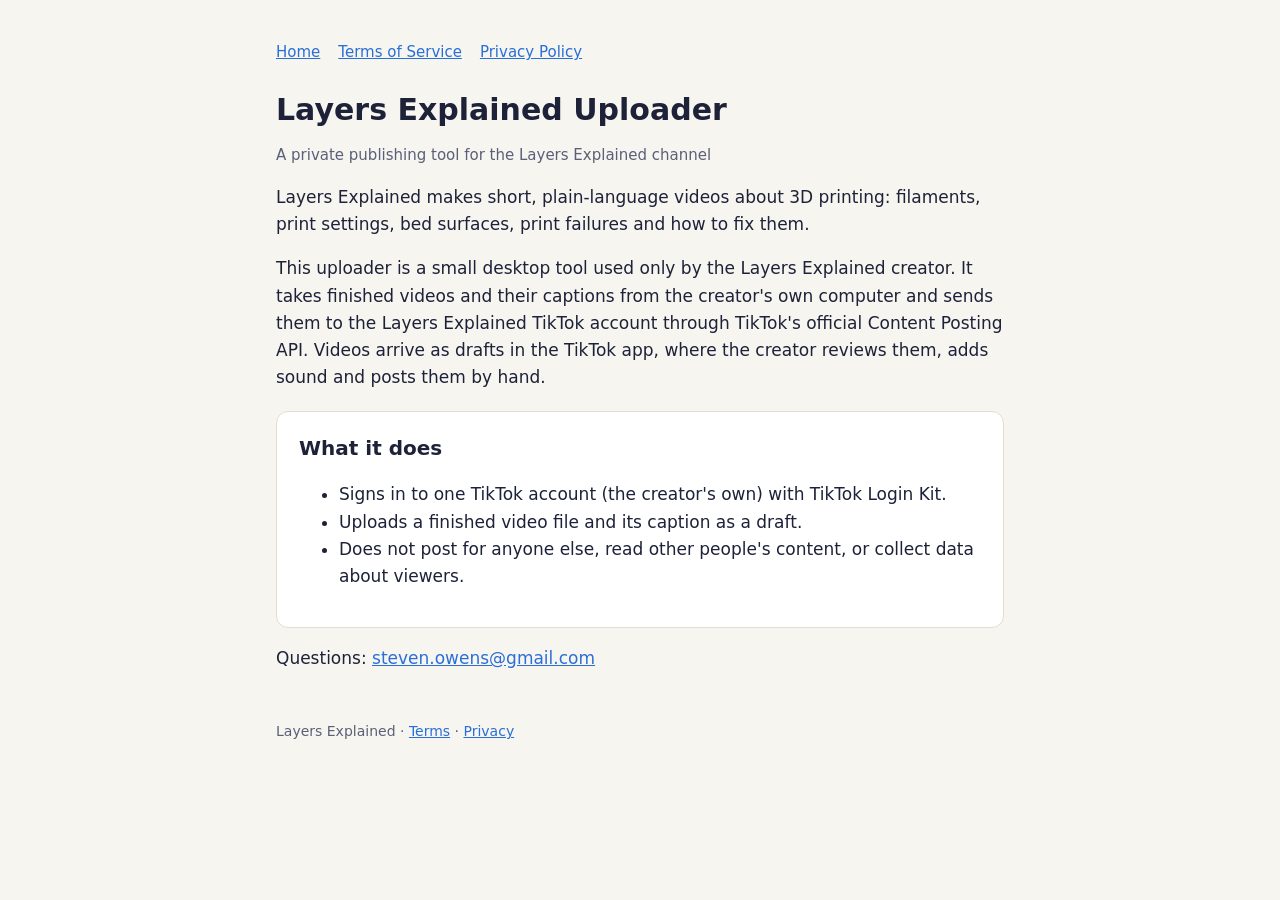
<file: index.html>
<!doctype html>
<html lang="en">
<head>
<meta charset="utf-8">
<meta name="viewport" content="width=device-width, initial-scale=1">
<title>Layers Explained Uploader</title>
<meta name="description" content="A private desktop tool that uploads Layers Explained videos to the channel's own TikTok account.">
<link rel="stylesheet" href="style.css">
</head>
<body>
<main>
<nav><a href="./">Home</a><a href="terms.html">Terms of Service</a><a href="privacy.html">Privacy Policy</a></nav>
<h1>Layers Explained Uploader</h1>
<p class="muted">A private publishing tool for the Layers Explained channel</p>

<p>Layers Explained makes short, plain-language videos about 3D printing: filaments, print settings, bed surfaces, print failures and how to fix them.</p>

<p>This uploader is a small desktop tool used only by the Layers Explained creator. It takes finished videos and their captions from the creator's own computer and sends them to the Layers Explained TikTok account through TikTok's official Content Posting API. Videos arrive as drafts in the TikTok app, where the creator reviews them, adds sound and posts them by hand.</p>

<div class="card">
<h2 style="margin-top:0">What it does</h2>
<ul>
<li>Signs in to one TikTok account (the creator's own) with TikTok Login Kit.</li>
<li>Uploads a finished video file and its caption as a draft.</li>
<li>Does not post for anyone else, read other people's content, or collect data about viewers.</li>
</ul>
</div>

<p>Questions: <a href="mailto:steven.owens@gmail.com">steven.owens@gmail.com</a></p>

<footer>Layers Explained · <a href="terms.html">Terms</a> · <a href="privacy.html">Privacy</a></footer>
</main>
</body>
</html>
</file>
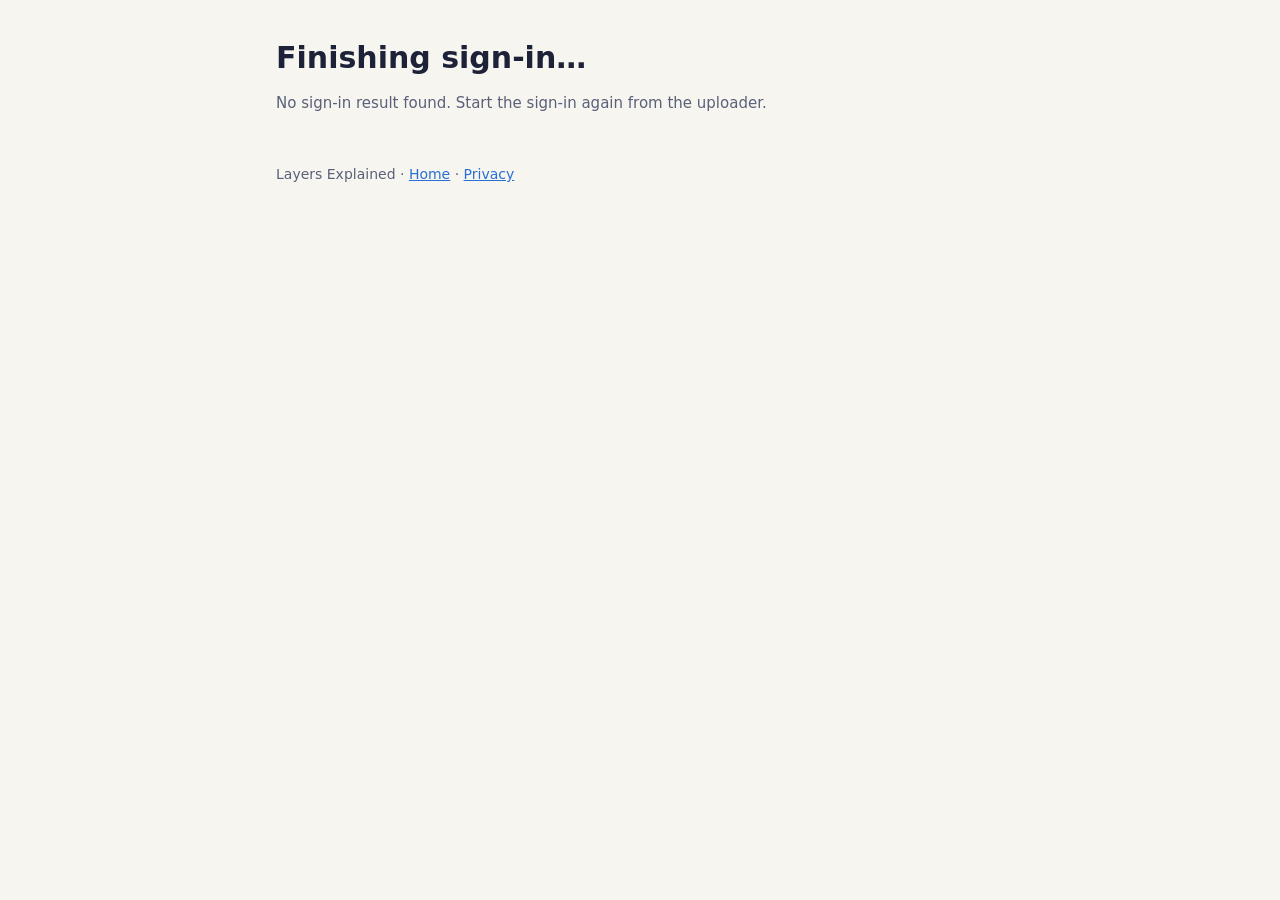
<file: callback.html>
<!doctype html>
<html lang="en">
<head>
<meta charset="utf-8">
<meta name="viewport" content="width=device-width, initial-scale=1">
<title>Uploader Sign-in</title>
<meta name="description" content="Finishes TikTok sign-in for the Layers Explained Uploader.">
<link rel="stylesheet" href="style.css">
</head>
<body>
<main>
<h1>Finishing sign-in…</h1>
<p id="msg" class="muted">Handing you back to the Layers Explained Uploader on this computer.</p>
<script>
// TikTok sends the sign-in result here. The uploader is waiting on this same computer at
// http://127.0.0.1:8765/callback, so pass the result straight to it. Nothing is stored on this page.
(function () {
  var q = window.location.search || '';
  var p = new URLSearchParams(q);
  if (!p.get('code') && !p.get('error')) {
    document.getElementById('msg').textContent = 'No sign-in result found. Start the sign-in again from the uploader.';
    return;
  }
  window.location.replace('http://127.0.0.1:8765/callback' + q);
})();
</script>
<footer>Layers Explained · <a href="./">Home</a> · <a href="privacy.html">Privacy</a></footer>
</main>
</body>
</html>
</file>
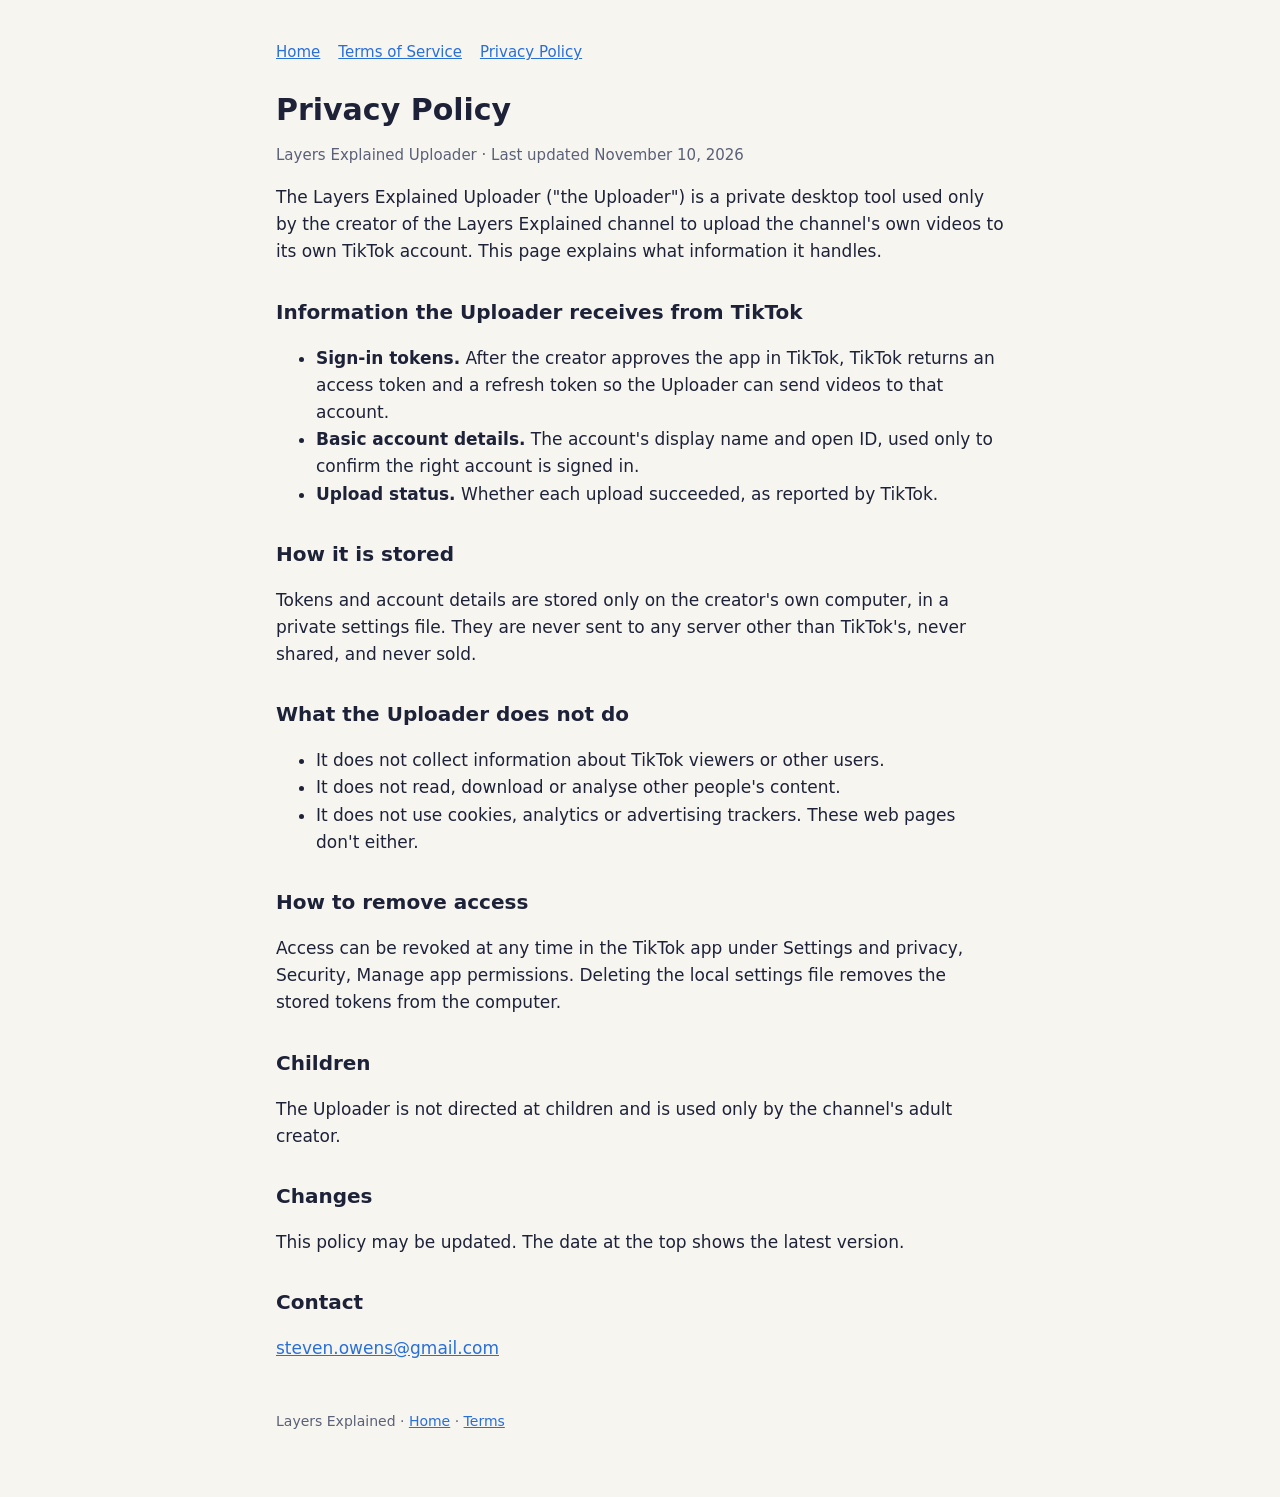
<file: privacy.html>
<!doctype html>
<html lang="en">
<head>
<meta charset="utf-8">
<meta name="viewport" content="width=device-width, initial-scale=1">
<title>Uploader Privacy Policy</title>
<meta name="description" content="Privacy Policy for the Layers Explained Uploader.">
<link rel="stylesheet" href="style.css">
</head>
<body>
<main>
<nav><a href="./">Home</a><a href="terms.html">Terms of Service</a><a href="privacy.html">Privacy Policy</a></nav>
<h1>Privacy Policy</h1>
<p class="muted">Layers Explained Uploader · Last updated November 10, 2026</p>

<p>The Layers Explained Uploader ("the Uploader") is a private desktop tool used only by the creator of the Layers Explained channel to upload the channel's own videos to its own TikTok account. This page explains what information it handles.</p>

<h2>Information the Uploader receives from TikTok</h2>
<ul>
<li><strong>Sign-in tokens.</strong> After the creator approves the app in TikTok, TikTok returns an access token and a refresh token so the Uploader can send videos to that account.</li>
<li><strong>Basic account details.</strong> The account's display name and open ID, used only to confirm the right account is signed in.</li>
<li><strong>Upload status.</strong> Whether each upload succeeded, as reported by TikTok.</li>
</ul>

<h2>How it is stored</h2>
<p>Tokens and account details are stored only on the creator's own computer, in a private settings file. They are never sent to any server other than TikTok's, never shared, and never sold.</p>

<h2>What the Uploader does not do</h2>
<ul>
<li>It does not collect information about TikTok viewers or other users.</li>
<li>It does not read, download or analyse other people's content.</li>
<li>It does not use cookies, analytics or advertising trackers. These web pages don't either.</li>
</ul>

<h2>How to remove access</h2>
<p>Access can be revoked at any time in the TikTok app under Settings and privacy, Security, Manage app permissions. Deleting the local settings file removes the stored tokens from the computer.</p>

<h2>Children</h2>
<p>The Uploader is not directed at children and is used only by the channel's adult creator.</p>

<h2>Changes</h2>
<p>This policy may be updated. The date at the top shows the latest version.</p>

<h2>Contact</h2>
<p><a href="mailto:steven.owens@gmail.com">steven.owens@gmail.com</a></p>

<footer>Layers Explained · <a href="./">Home</a> · <a href="terms.html">Terms</a></footer>
</main>
</body>
</html>
</file>
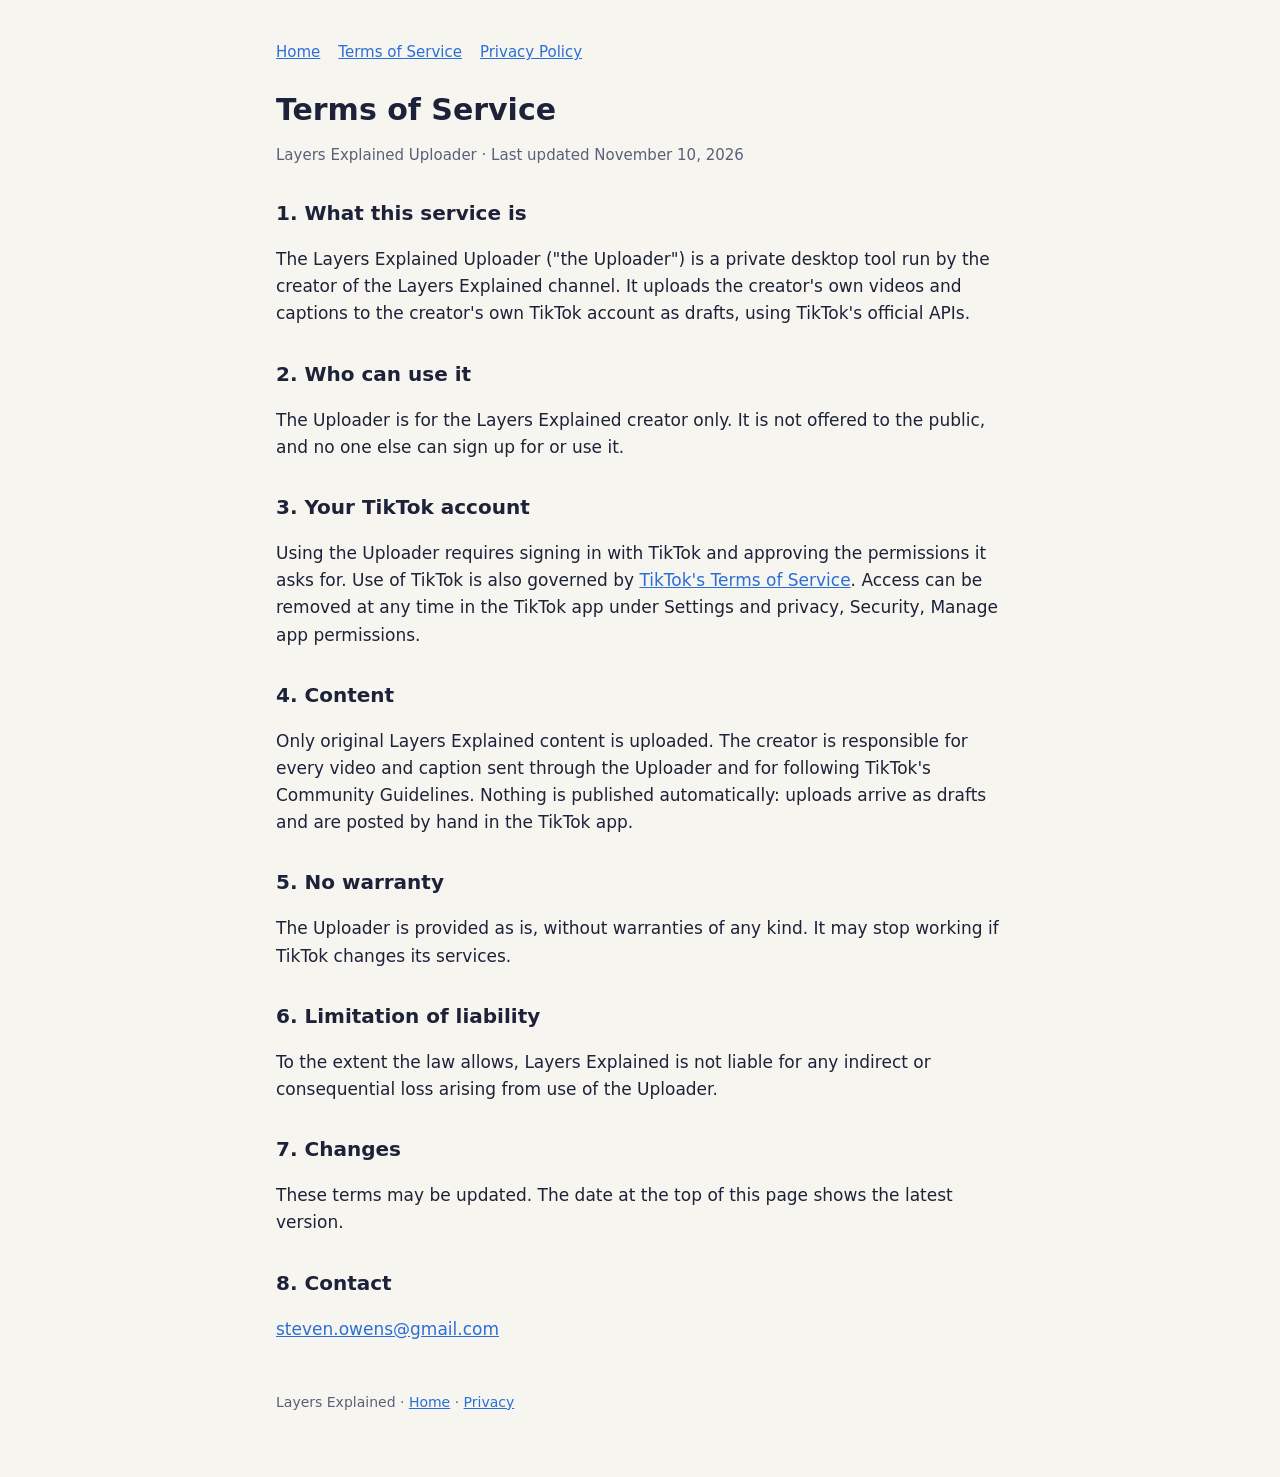
<file: terms.html>
<!doctype html>
<html lang="en">
<head>
<meta charset="utf-8">
<meta name="viewport" content="width=device-width, initial-scale=1">
<title>Uploader Terms of Service</title>
<meta name="description" content="Terms of Service for the Layers Explained Uploader.">
<link rel="stylesheet" href="style.css">
</head>
<body>
<main>
<nav><a href="./">Home</a><a href="terms.html">Terms of Service</a><a href="privacy.html">Privacy Policy</a></nav>
<h1>Terms of Service</h1>
<p class="muted">Layers Explained Uploader · Last updated November 10, 2026</p>

<h2>1. What this service is</h2>
<p>The Layers Explained Uploader ("the Uploader") is a private desktop tool run by the creator of the Layers Explained channel. It uploads the creator's own videos and captions to the creator's own TikTok account as drafts, using TikTok's official APIs.</p>

<h2>2. Who can use it</h2>
<p>The Uploader is for the Layers Explained creator only. It is not offered to the public, and no one else can sign up for or use it.</p>

<h2>3. Your TikTok account</h2>
<p>Using the Uploader requires signing in with TikTok and approving the permissions it asks for. Use of TikTok is also governed by <a href="https://www.tiktok.com/legal/terms-of-service">TikTok's Terms of Service</a>. Access can be removed at any time in the TikTok app under Settings and privacy, Security, Manage app permissions.</p>

<h2>4. Content</h2>
<p>Only original Layers Explained content is uploaded. The creator is responsible for every video and caption sent through the Uploader and for following TikTok's Community Guidelines. Nothing is published automatically: uploads arrive as drafts and are posted by hand in the TikTok app.</p>

<h2>5. No warranty</h2>
<p>The Uploader is provided as is, without warranties of any kind. It may stop working if TikTok changes its services.</p>

<h2>6. Limitation of liability</h2>
<p>To the extent the law allows, Layers Explained is not liable for any indirect or consequential loss arising from use of the Uploader.</p>

<h2>7. Changes</h2>
<p>These terms may be updated. The date at the top of this page shows the latest version.</p>

<h2>8. Contact</h2>
<p><a href="mailto:steven.owens@gmail.com">steven.owens@gmail.com</a></p>

<footer>Layers Explained · <a href="./">Home</a> · <a href="privacy.html">Privacy</a></footer>
</main>
</body>
</html>
</file>
<file: style.css>
:root { --bg: #f7f5f0; --text: #1d2238; --muted: #5a6078; --accent: #2a6fd6; --card: #ffffff; --line: #e2ded4; }
@media (prefers-color-scheme: dark) { :root { --bg: #14171f; --text: #e8eaf0; --muted: #a0a6b8; --accent: #7fb0ff; --card: #1c2029; --line: #2c313d; } }
* { box-sizing: border-box; }
body { margin: 0; background: var(--bg); color: var(--text); font: 17px/1.6 system-ui, -apple-system, "Segoe UI", Roboto, sans-serif; }
main { max-width: 760px; margin: 0 auto; padding: 40px 16px 64px; }
nav { display: flex; gap: 18px; flex-wrap: wrap; margin-bottom: 28px; font-size: 15px; }
a { color: var(--accent); }
h1 { font-size: 30px; line-height: 1.2; margin: 0 0 6px; }
h2 { font-size: 20px; margin: 30px 0 8px; }
.muted { color: var(--muted); font-size: 15px; }
.card { background: var(--card); border: 1px solid var(--line); border-radius: 12px; padding: 20px 22px; margin-top: 20px; }
footer { margin-top: 48px; color: var(--muted); font-size: 14px; }
</file>
